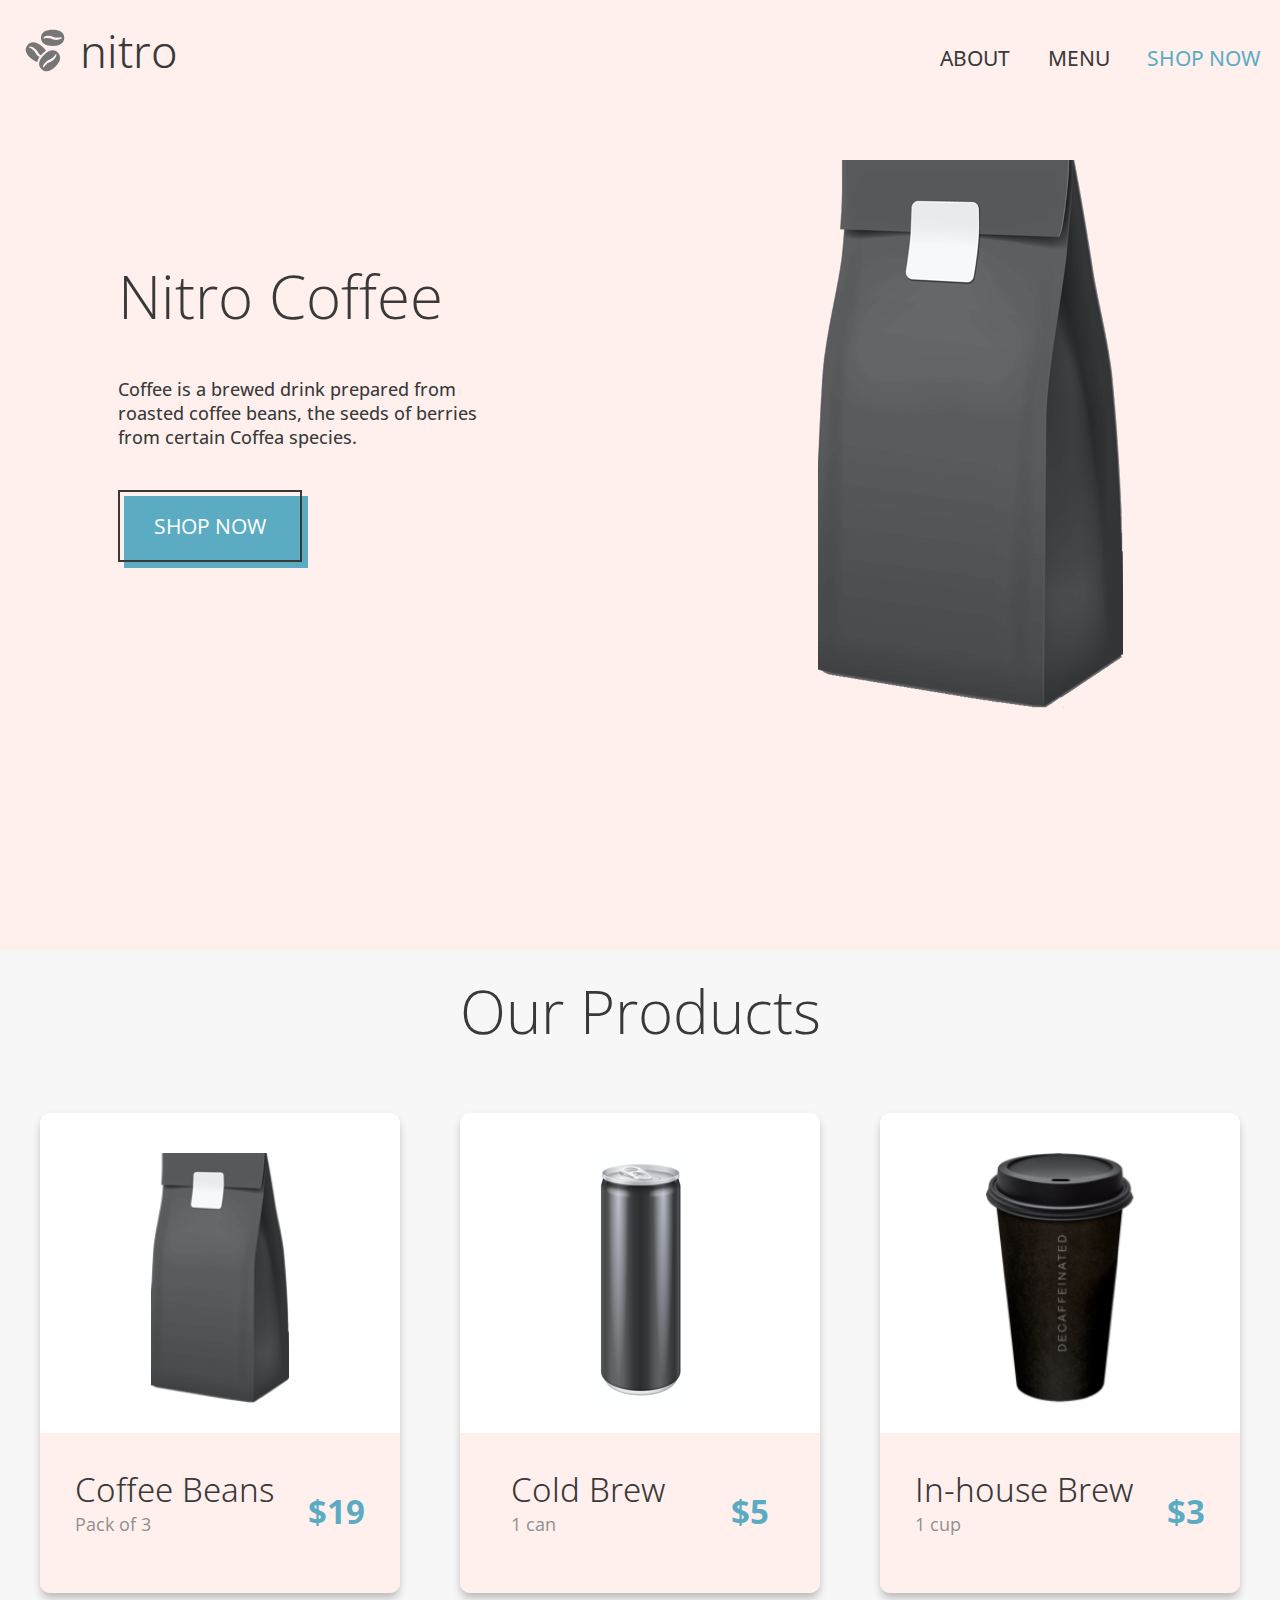
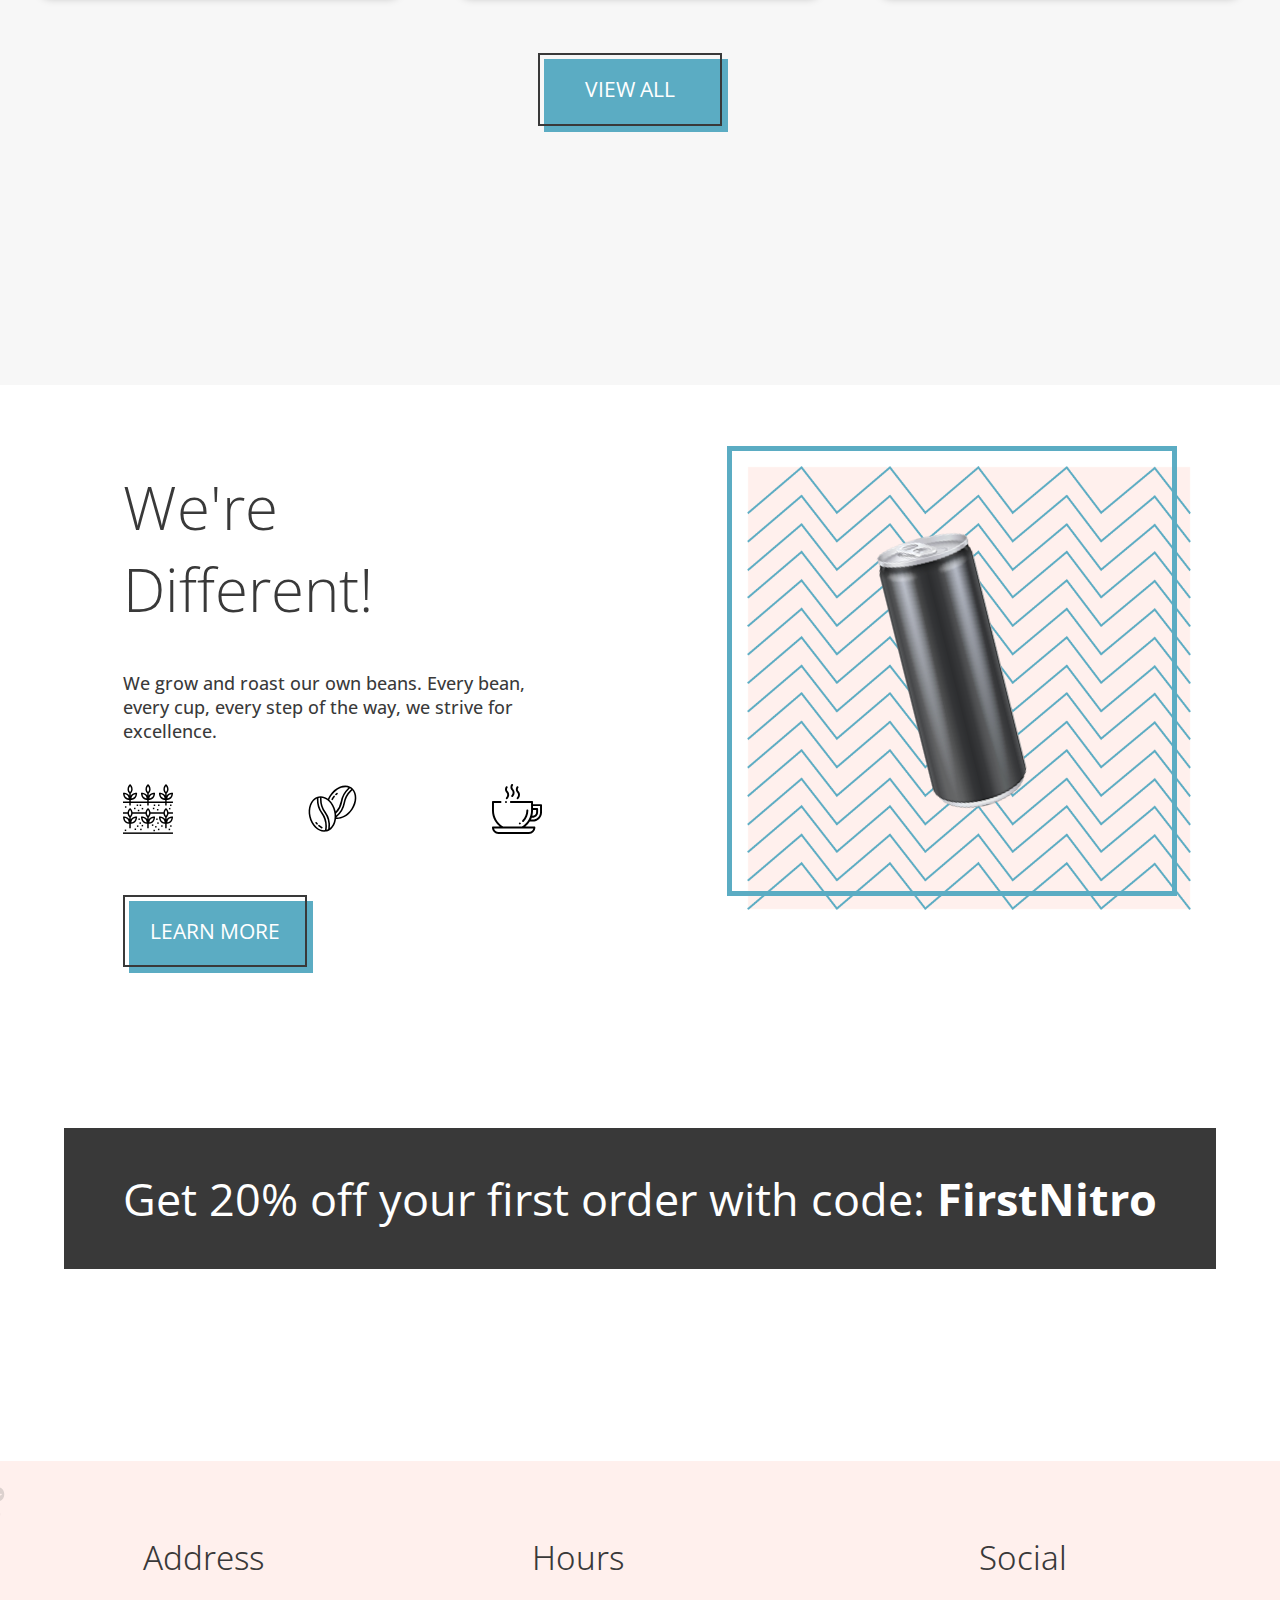
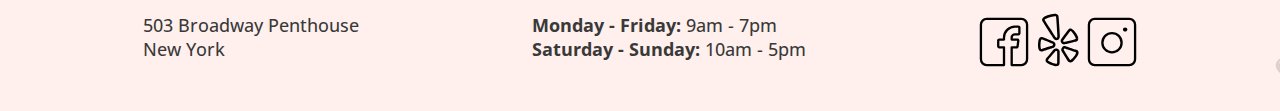
<file: index.html>
<!-- I work on this project at 1430*820 resolution-->
<!DOCTYPE html>
<html lang="en">
<head>
    <meta charset="UTF-8">
    <meta name="viewport" content="width=device-width, initial-scale=1.0">
    <link href="https://fonts.googleapis.com/css2?family=Open+Sans:ital,wdth,wght@0,75..100,300..800;1,75..100,300..800&display=swap" rel="stylesheet">
    <link href="./scss/landing.css" rel="stylesheet">
    <title>Coffee Shop - Menu</title>
</head>
<body>
    <header class="header">
        <nav class="header__nav">
            <div class="header__nav-left">
                <a href="index.html" class="header__nav-logo">
                    <img class="header__icon icon" src="./assets/logos/coffee-beans-logo-and-footer.svg" alt="coffee bean logo">
                    <h3 class="header__logo">nitro</h3>
                </a>
            </div>
            <ul class="header__nav-right">
                <li class="header__nav-item"><a href="index.html" class="header__link">ABOUT</a></li>
                <li class="header__nav-item"><a href="./pages/menu.html" class="header__link">MENU</a></li>
                <li class="header__nav-item"><a href="./pages/menu.html" class="header__link"><span class="header__link--highlight">SHOP NOW</span></a></li>
            </ul>
        </nav>
    </header>

    <div class="shop container">
        <div class="shop__item">
            <h1 class="shop__title">Nitro Coffee</h1>
            <p class="shop__description">Coffee is a brewed drink prepared from roasted coffee beans, the seeds of berries from certain Coffea species.</p>
            <a href="pages/menu.html" class="button">SHOP NOW</a>
        </div>
        <div class="shop__item">
            <img src="./assets/images/coffeebeans-hero.png" alt="coffee bag" class="shop__image">
        </div>      
    </div>

    <section class="product">
        <h2 class="product__title">Our Products</h2>
        <div class="product__container container">
            <div class="product__card card">
                <a href="#" class="card__link">
                    <img src="./assets/images/coffeebeans.png" alt="coffee beans" class="card__image">
                    <div class="card__tag container">
                        <div class="card__title item">
                            <h3 class="card__name">Coffee Beans</h3>
                            <p class="card__description">Pack of 3</p>
                        </div>
                        <div class="card__price item">
                            <p>$19</p>
                        </div>
                    </div>
                </a> 
            </div>
        
            <div class="product__card card">
                <a href="#" class="card__link">
                    <img src="./assets/images/coldbrew.png" alt="cold brew" class="card__image">
                    <div class="card__tag container">
                        <div class="card__title item">
                            <h3 class="card__name">Cold Brew</h3>
                            <p class="card__description">1 can</p>
                        </div>
                        <div class="card__price item">
                            <p>$5</p>
                        </div>
                    </div>
                </a>
            </div>
        
            <div class="product__card card">
                <a href="#" class="card__link">
                    <img src="./assets/images/inhousebrew.png" alt="in-house brew" class="card__image">
                    <div class="card__tag container">
                        <div class="card__title item">
                            <h3 class="card__name">In-house Brew</h3>
                            <p class="card__description">1 cup</p>
                        </div>
                        <div class="card__price item">
                            <p>$3</p>
                        </div>
                    </div>
                </a>
            </div>
        </div>
        <a href="pages/menu.html" class="product__button-link button"> VIEW ALL</a>  
    </section>

    <section class="learn-more container">
        <div class="learn-more__left container">
            <h2 class="learn-more__title">We're Different!</h2>
            <p class="learn-more__description">We grow and roast our own beans. Every bean, every cup, every step of the way, we strive for excellence.</p>
            <div class="learn-more__icons container">
                <img class="learn-more__icon icon" src="./assets/logos/planting.svg" alt="planting icon">
                <img class="learn-more__icon icon" src="./assets/logos/coffee-beans.svg" alt="beans icon">
                <img class="learn-more__icon icon" src="./assets/logos/coffee-cup.svg" alt="coffee cup icon">
            </div>
            <a href="./index.html" class="button">LEARN MORE</a> 
        </div>
        <div class="learn-more__right">
            <img class="learn-more__image" src="./assets/images/tiltedcan.png" alt="can image">
        </div> 
    </section>

    <section class="discount">
        <p class="discount__text">Get 20% off your first order with code: <span class="discount__code">FirstNitro</span></p>
    </section>

    <footer class="footer">
        <img class="footer__icon footer__icon--left" src="./assets/logos/coffee-beans-logo-and-footer.svg" alt="coffee-beans-footer-icon">
        <img class="footer__icon footer__icon--right" src="./assets/logos/coffee-beans-logo-and-footer.svg" alt="coffee-beans-footer-icon">
        <div class="footer__item">
            <h3 class="footer__title">Address</h3>
            <p>503 Broadway Penthouse</p>
            <p>New York</p>
        </div>
        <div class="footer__item">
            <h3 class="footer__title">Hours</h3>
            <p><span class="footer__label">Monday - Friday: </span> 9am - 7pm</p>
            <p><span class="footer__label">Saturday - Sunday: </span>10am - 5pm</p>
        </div>
        <div class="footer__item">
            <h3 class="footer__title">Social</h3>
            <a href="https://www.facebook.com/" class="footer__link"><img src="./assets/logos/Facebook-Icon.svg" alt="facebook"></a>
            <a href="https://www.yelp.com" class="footer__link"><img src="./assets/logos/Yelp-Icon.svg" alt="yelp"></a>
            <a href="https://www.instagram.com" class="footer__link"><img src="./assets/logos/Instagram-Icon.svg" alt="instagram"></a>      
        </div>
    </footer>

</body>
</html>
</file>
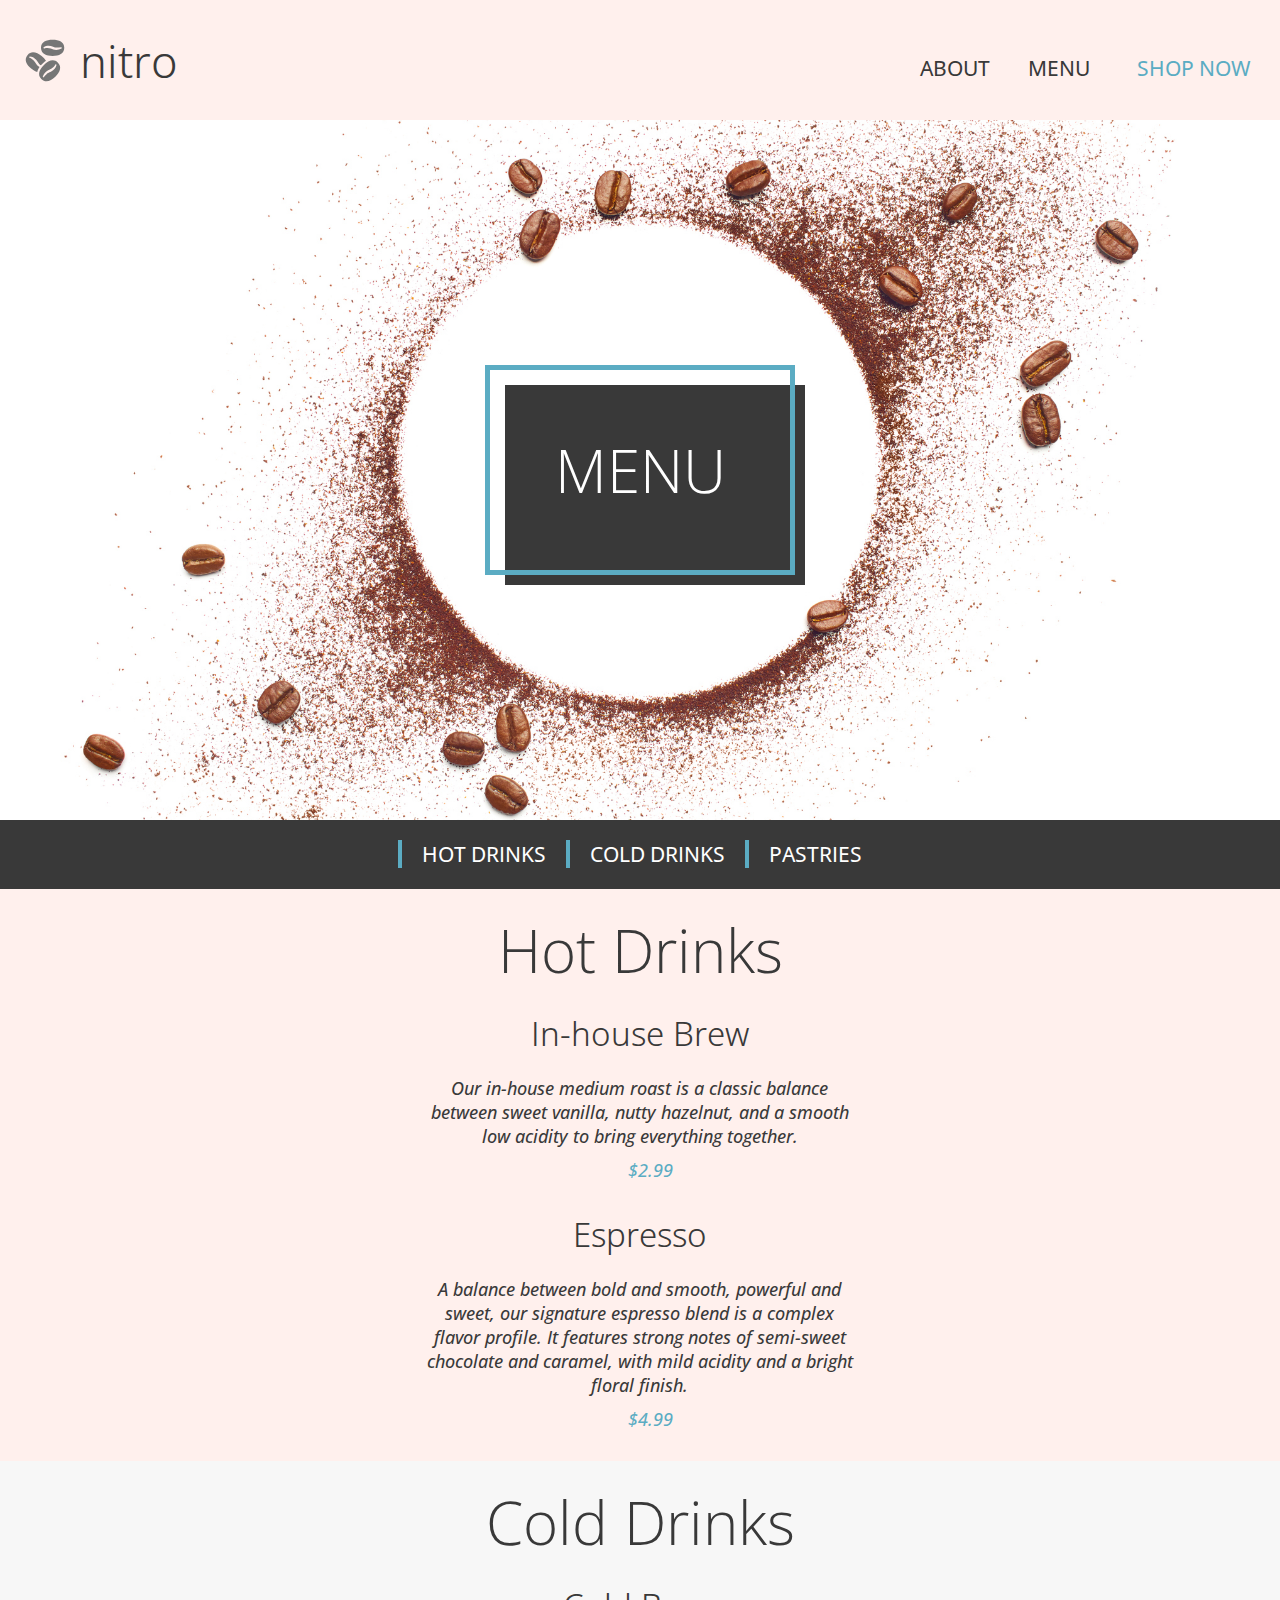
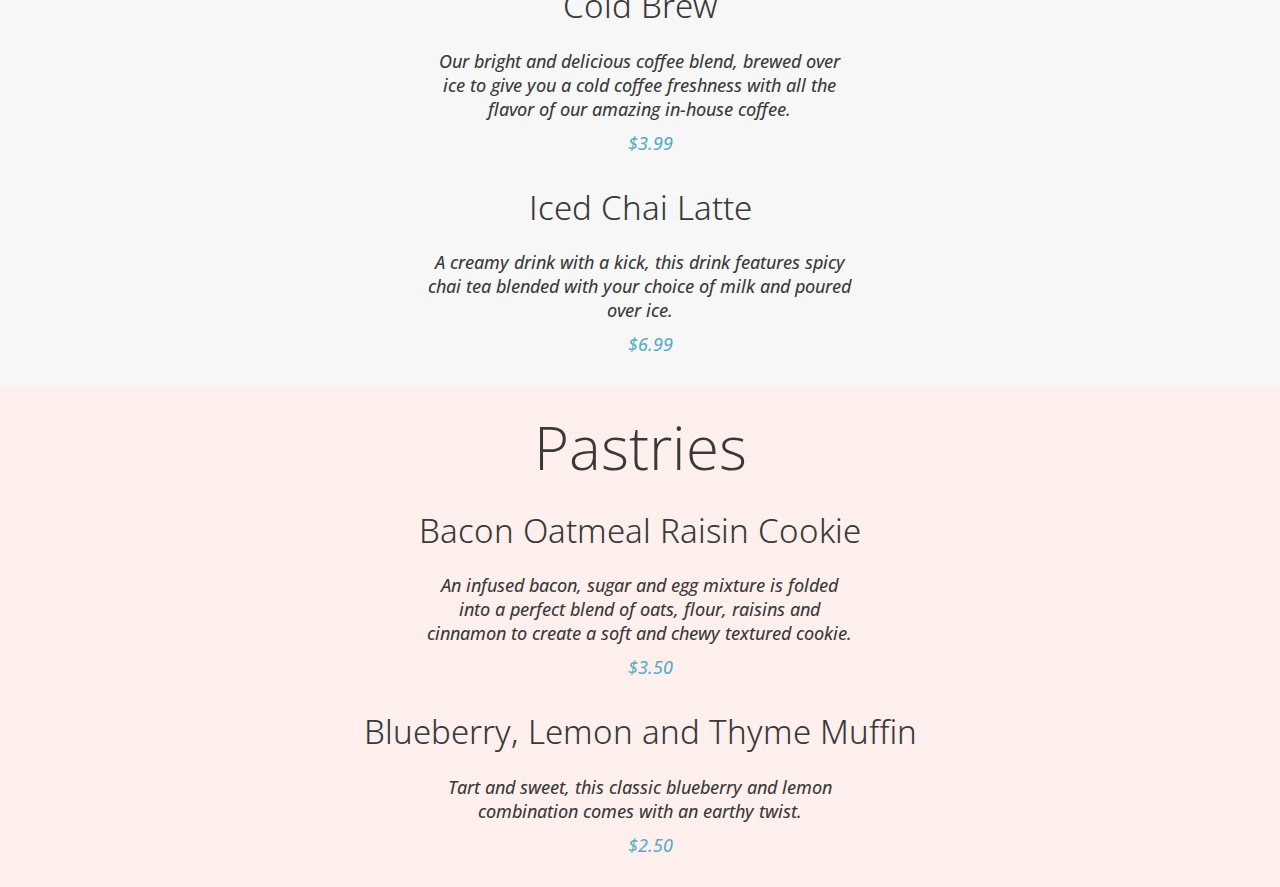
<file: pages/menu.html>
<!DOCTYPE html>
<html lang="en">
<head>
    <meta charset="UTF-8">
    <meta name="viewport" content="width=device-width, initial-scale=1.0">
    <link rel="preconnect" href="https://fonts.googleapis.com">
    <link rel="preconnect" href="https://fonts.gstatic.com" crossorigin>
    <link href="https://fonts.googleapis.com/css2?family=Open+Sans:ital,wdth,wght@0,75..100,300..800;1,75..100,300..800&display=swap" rel="stylesheet">
    <link href="../scss/menu.css" rel="stylesheet">
    <title>Coffee Shop - Home</title>
</head>
<body>
    <header class="header">
        <nav class="header__nav">
            <div class="header__nav-left">
                <a href="../index.html" class="header__nav-logo">
                    <img class="header__icon icon" src="../assets/logos/coffee-beans-logo-and-footer.svg" alt="coffee bean logo">
                    <h3 class="header__logo">nitro</h3>
                </a>
            </div>
            <ul class="header__nav-right">
                <li class="header__nav-item"><a href="../index.html" class="header__link">ABOUT</a></li>
                <li class="header__nav-item"><a href="menu.html" class="header__link">MENU</a></li>
                <li class="header__nav-item"><a href="menu.html" class="header__link"><span class="header__link--highlight">SHOP NOW</span></a></li>
            </ul>
        </nav>
    </header>
    <div class="bg">
        <h1 class="bg__title">MENU</h1>
    </div>
    <nav class="subnav">
        <ul class="menu">
            <li class="menu__item"><a href="#hotdrink" class="menu__link">HOT DRINKS</a></li>
            <li class="menu__item"><a href="#colddrink" class="menu__link">COLD DRINKS</a></li>
            <li class="menu__item"><a href="#pastries" class="menu__link">PASTRIES</a></li>
        </ul>
    </nav>
    <section id="hotdrink" class="drinks">
        <h2 class="drinks__title">Hot Drinks</h2>
        <h3 class="drinks__subtitle">In-house Brew</h3>
            <p class="drinks__description">Our in-house medium roast is a classic balance between sweet vanilla, nutty hazelnut, and a smooth low acidity to bring everything together.
            <span class="drinks__price">$2.99</span></p> 
        <h3 class="drinks__subtitle">Espresso</h3>   
            <p class="drinks__description">A balance between bold and smooth, powerful and sweet, our signature espresso blend is a complex flavor profile. It features strong notes of semi-sweet chocolate and caramel, with mild acidity and a bright floral finish.
            <span class="drinks__price">$4.99</span></p>
    </section>
    <section id="colddrink" class="drinks">
        <h2 class="drinks__title">Cold Drinks</h2>
        <h3 class="drinks__subtitle">Cold Brew</h3>
            <p class="drinks__description">Our bright and delicious coffee blend, brewed over ice to give you a cold coffee freshness with all the flavor of our amazing in-house coffee.
            <span class="drinks__price">$3.99</span></p> 
        <h3 class="drinks__subtitle">Iced Chai Latte</h3>   
            <p class="drinks__description">A creamy drink with a kick, this drink features spicy chai tea blended with your choice of milk and poured over ice.
            <span class="drinks__price">$6.99</span></p>
    </section>
    <section id="pastries" class="pastries">
        <h2 class="pastries__title">Pastries</h2>
        <h3 class="pastries__subtitle">Bacon Oatmeal Raisin Cookie</h3>
            <p class="pastries__description">An infused bacon, sugar and egg mixture is folded into a perfect blend of oats, flour, raisins and cinnamon to create a soft and chewy textured cookie. 
            <span class="pastries__price">$3.50</span></p> 
        <h3 class="pastries__subtitle">Blueberry, Lemon and Thyme Muffin</h3>   
            <p class="pastries__description">Tart and sweet, this classic blueberry and lemon combination comes with an earthy twist.
            <span class="pastries__price">$2.50</span></p>
    </section>
</body>
</html>
</file>
<file: scss/landing.css>
/* Variables */
/* mixins */
/* Base styles */
html {
  font-size: 15px;
}

body {
  margin: 0;
  font-family: "Open Sans", sans-serif;
  font-weight: 400;
}

/* Responsive adjustments */
@media screen and (max-width: 48rem) {
  html {
    font-size: 0.8rem;
  }
}
/* Header styles */
.icon {
  display: inline-block;
  width: 3.34rem;
  margin-left: 1.34rem;
  margin-right: 0.67rem;
}

.header {
  background-color: #FFF0ED;
}
.header__logo {
  font-size: 3rem;
  font-weight: 330;
  margin: 0;
}
.header__nav {
  display: flex;
  justify-content: space-between;
  align-items: center;
  gap: 1.34rem;
}
.header__nav-logo {
  display: flex;
  text-decoration: none;
  color: #393939;
  align-content: center;
  text-align: center;
}
.header__nav-left, .header__nav-right {
  display: flex;
  justify-content: center;
  align-items: center;
}
.header__nav-right {
  margin: 0;
  padding: 0;
}
.header__nav-item {
  margin: 1.6875rem 0 0.625rem 0;
  padding: 1.25rem;
}
.header__link {
  text-decoration: none;
  color: #393939;
  display: flex;
  align-content: center;
  text-align: center;
}
.header__link--highlight {
  color: #5BACC3;
}

nav li {
  margin-top: 0;
  font-size: 1.4rem;
  font-weight: 450;
  list-style: none;
}

/* Typography */
h1 {
  font-size: 4rem;
  font-weight: 300;
  text-align: center;
}

h2 {
  font-size: 4rem;
  font-weight: 300;
  color: #393939;
  margin: 0;
  padding: 1.34rem;
}

h3 {
  font-size: 2.2rem;
  font-weight: 330;
  text-align: center;
  color: #393939;
}

p {
  font-size: 1.2rem;
  font-weight: 480;
  margin: 0;
  color: #393939;
}

/* Base styles */
.shop, .footer {
  position: relative;
  z-index: 1;
  background-color: #FFF0ED;
}

/* Headings */
h1 {
  text-align: left;
  width: 100%;
  height: auto;
  color: #393939;
  margin-top: 15vh;
}

h3 {
  text-align: left;
}

.header__link--highlight {
  color: #5BACC3;
}

/* Container styles */
.container {
  display: flex;
  justify-content: space-around;
  gap: 2.67rem;
  flex-wrap: nowrap;
  margin: 0;
}

/* Shop section */
.shop__description {
  margin: 1.34rem 0;
}
.shop__item {
  padding: 1.34rem;
  height: 90vh;
  width: 30%;
}
.shop__button {
  margin-left: 0;
}
.shop__image {
  margin: 1.34rem;
  padding: 1.34rem;
}

/* Button styles */
.button {
  position: relative;
  border: #393939 solid 0.14rem;
  background-color: transparent;
  width: 12rem;
  color: white;
  font-size: 1.4rem;
  font-weight: 400;
  margin: 1.34rem 1.34rem 1.34rem 0;
  padding: 1.34rem 0;
  text-align: center;
  transition: top 0.1s, left 0.1s;
  text-decoration: none;
  display: inline-block;
}
.button::before {
  content: "";
  position: absolute;
  z-index: -1;
  top: 0.27rem;
  left: 0.27rem;
  right: -0.54rem;
  bottom: -0.54rem;
  background-color: #5BACC3;
  transition: opacity 0.01s;
}
.button:active {
  background-color: #5BACC3;
  top: 0.27rem;
  left: 0.27rem;
}
.button:active::before {
  opacity: 0;
}

/* Product section */
.product {
  position: relative;
  text-align: center;
  height: 115vh;
  background-color: #f7f7f7;
  z-index: 1;
}
.product > .container {
  margin: 1.34rem;
  justify-content: center;
  gap: 1.34rem;
  flex-wrap: nowrap;
}
.product img {
  height: 16.67rem;
  margin: 1.34rem;
}

.card__price > p {
  color: #5BACC3;
  font-size: 2.2rem;
  font-weight: 700;
  margin: 1.25rem 0 0 0;
}

/* Card styles */
.card {
  background: linear-gradient(to bottom, white 66.67%, #FFF0ED 33.33%);
  text-align: center;
  padding: 1.34rem;
  margin: 1.34rem;
  width: 22rem;
  height: 29.34rem;
  border-radius: 0.67rem;
  box-shadow: 0 0.34rem 0.6rem -0.067rem rgba(0, 0, 0, 0.25);
  position: relative;
  overflow: hidden;
}
.card__name {
  margin: 0 1.34rem 0 0;
}
.card__link {
  text-decoration: none;
  color: inherit;
  font-weight: inherit;
  font-style: inherit;
}
.card__tag {
  display: flex;
  justify-content: space-around;
  align-items: center;
  text-align: center;
  gap: 0.34rem;
  margin: 2.67rem 0.67rem 1.34rem 0.67rem;
}
.card__title {
  text-align: left;
}
.card__description {
  color: #909090;
  font-size: 1.2rem;
  font-weight: 400;
}
.card__price {
  text-align: right;
}

.can_img {
  height: 18.67rem;
}

/* Learn more section */
.learn-more {
  position: relative;
  padding: 1.34rem;
  margin: 1.34rem;
  background-color: white;
  z-index: 1;
}
.learn-more h2 {
  padding: 0;
}
.learn-more__icons {
  display: flex;
  justify-content: space-between;
}
.learn-more__button, .learn-more__icon {
  margin: 0;
}
.learn-more > .container {
  flex-direction: column;
  align-content: center;
  gap: 10%;
}
.learn-more__left, .learn-more__right {
  margin: 1.34rem;
  padding: 1.34rem;
  width: 35%;
}
.learn-more__right {
  display: flex;
  justify-content: center;
  align-items: center;
  width: 26.67rem;
  height: 26.67rem;
  justify-items: center;
  border: #5BACC3 solid 0.34rem;
  position: relative;
}
.learn-more__right::before {
  content: "";
  position: absolute;
  z-index: -1;
  top: 1rem;
  left: 1rem;
  right: -1.25rem;
  bottom: -1.25rem;
  background: url("../assets/images/coldbrewbackground.png") center/cover;
}
.learn-more__right:hover .learn-more__image {
  animation: rotate 2s linear infinite;
}

@keyframes rotate {
  0% {
    transform: rotate(0deg);
  }
  100% {
    transform: rotate(360deg);
  }
}
/* Discount section */
@keyframes flash {
  0%, 100% {
    background-color: #393939;
  }
  50% {
    background-color: #5BACC3;
  }
}
.discount {
  background-color: #393939;
  width: 90%;
  text-align: center;
  margin: 15% 5%;
  animation: flash 2.5s infinite;
}
.discount__text {
  display: inline-block;
  color: white;
  font-size: 3rem;
  font-weight: 400;
  text-align: center;
  margin: 1.34rem;
  padding: 1.34rem;
}

p > span {
  font-weight: 700;
}

/* Footer styles */
.footer {
  position: relative;
  display: flex;
  justify-content: space-evenly;
  gap: 2rem;
  padding: 1.34rem;
  margin: 0;
}
.footer__icon,
.footer button {
  pointer-events: auto;
}
.footer img {
  width: 3.34rem;
}
.footer__icon--left {
  position: absolute;
  width: 11.34rem;
  opacity: 25%;
  top: 1.34rem;
  left: -2.67rem;
}
.footer__icon--right {
  position: absolute;
  width: 11.34rem;
  opacity: 25%;
  bottom: 1.34rem;
  right: -2.67rem;
}
.footer__item {
  text-align: left;
  padding: 1.34rem;
}/*# sourceMappingURL=landing.css.map */
</file>
<file: scss/menu.css>
/* Variables */
/* mixins */
/* Base styles */
html {
  font-size: 15px;
}

body {
  margin: 0;
  font-family: "Open Sans", sans-serif;
  font-weight: 400;
}

/* Responsive adjustments */
@media screen and (max-width: 48rem) {
  html {
    font-size: 0.8rem;
  }
}
/* Header styles */
.icon {
  display: inline-block;
  width: 3.34rem;
  margin-left: 1.34rem;
  margin-right: 0.67rem;
}

.header {
  background-color: #FFF0ED;
}
.header__logo {
  font-size: 3rem;
  font-weight: 330;
  margin: 0;
}
.header__nav {
  display: flex;
  justify-content: space-between;
  align-items: center;
  gap: 1.34rem;
}
.header__nav-logo {
  display: flex;
  text-decoration: none;
  color: #393939;
  align-content: center;
  text-align: center;
}
.header__nav-left, .header__nav-right {
  display: flex;
  justify-content: center;
  align-items: center;
}
.header__nav-right {
  margin: 0;
  padding: 0;
}
.header__nav-item {
  margin: 1.6875rem 0 0.625rem 0;
  padding: 1.25rem;
}
.header__link {
  text-decoration: none;
  color: #393939;
  display: flex;
  align-content: center;
  text-align: center;
}
.header__link--highlight {
  color: #5BACC3;
}

nav li {
  margin-top: 0;
  font-size: 1.4rem;
  font-weight: 450;
  list-style: none;
}

/* Typography */
h1 {
  font-size: 4rem;
  font-weight: 300;
  text-align: center;
}

h2 {
  font-size: 4rem;
  font-weight: 300;
  color: #393939;
  margin: 0;
  padding: 1.34rem;
}

h3 {
  font-size: 2.2rem;
  font-weight: 330;
  text-align: center;
  color: #393939;
}

p {
  font-size: 1.2rem;
  font-weight: 480;
  margin: 0;
  color: #393939;
}

/* Background styles */
.bg {
  position: relative;
  display: flex;
  justify-content: center;
  align-items: center;
  width: 100%;
  height: 46.67rem;
  background: url("../assets/images/coffee-circle.jpg") center/cover;
  z-index: -2;
}
.bg__title {
  position: relative;
  display: flex;
  justify-content: center;
  align-items: center;
  margin: 0;
  color: white;
  border: #5BACC3 solid 0.34rem;
  width: 20rem;
  height: 13.34rem;
}
.bg__title::before {
  content: "";
  position: absolute;
  top: 1rem;
  left: 1rem;
  right: -1rem;
  bottom: -1rem;
  background-color: #393939;
  z-index: -1;
}

h2 {
  text-align: center;
  margin: 0;
}

h3 {
  margin: 0;
}

#hotdrink, #pastries {
  background-color: #FFF0ED;
  text-align: center;
}

#colddrink {
  background-color: #F7F7F7;
  text-align: center;
}

/* Menu section */
.subnav {
  display: flex;
  justify-content: center;
  align-items: center;
  gap: 1.34rem;
}

.menu {
  display: flex;
  justify-content: center;
  align-items: center;
  width: 100%;
  background-color: #393939;
  color: white;
  list-style: none;
  margin: 0;
  padding: 0;
}
.menu__item {
  margin: 1.34rem 0;
  text-align: center;
  border-left: #5BACC3 solid 0.27rem;
  padding: 0 1.34rem;
}
.menu__link {
  display: flex;
  text-decoration: none;
  color: inherit;
  font-weight: inherit;
  font-style: inherit;
}

.drinks__title, .drinks__subtitle {
  text-align: center;
  margin: 0;
}

/* Paragraph styles */
p {
  display: inline-block;
  text-align: center;
  font-style: italic;
  width: 33.3%;
  color: #393939;
  padding: 1.34rem;
}

/* Span styles */
span {
  display: inline-block;
  width: 100%;
  text-align: center;
  color: #5BACC3;
  margin: 0.67rem;
}
.nav-right span {
  margin: 0;
}/*# sourceMappingURL=menu.css.map */
</file>
